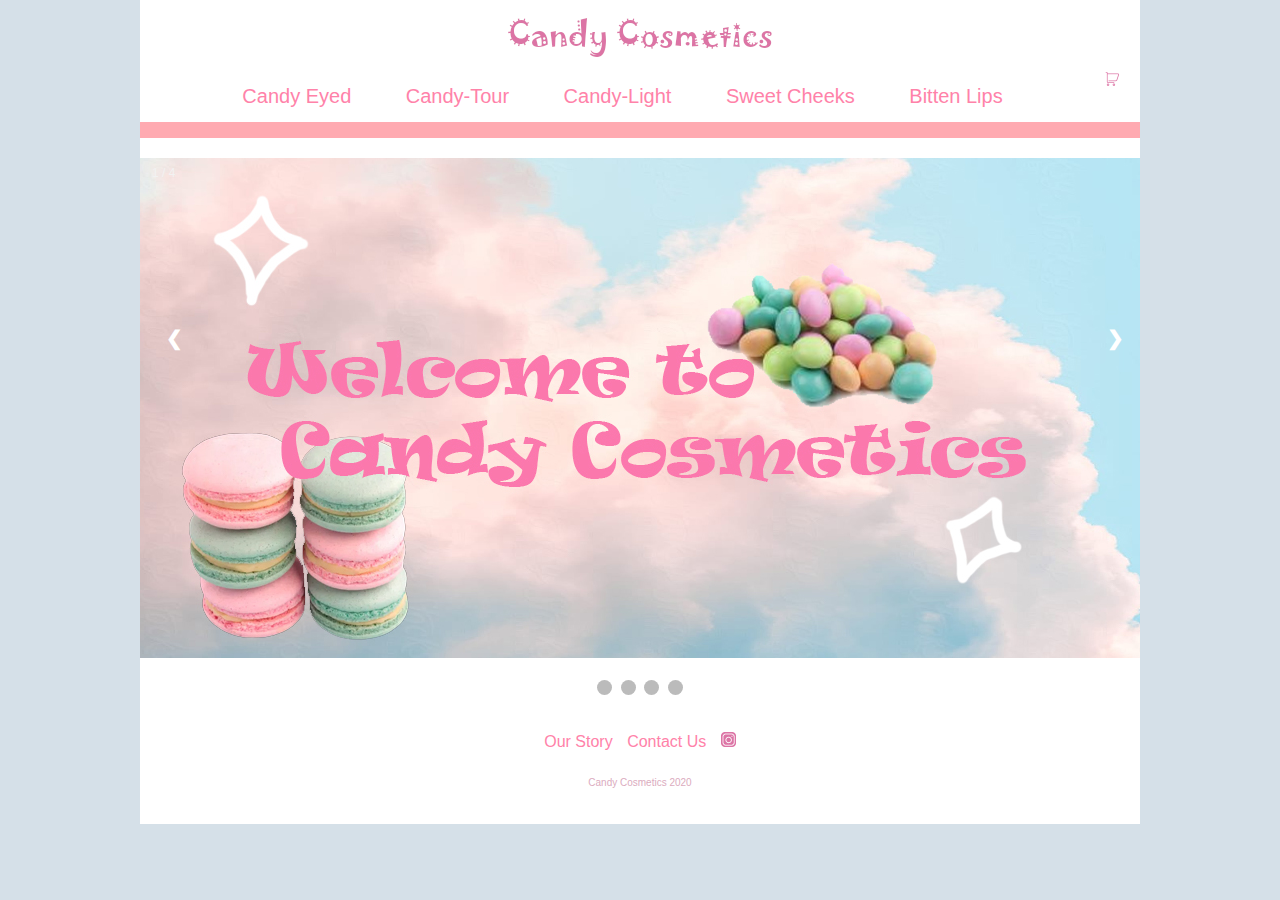
<file: Index.html>
<!DOCTYPE html>

<html lang="en">

<head>

<meta charset="UTF-8">

<title>Candy Cosmetics</title>

<link rel="stylesheet" type="text/css" href="StyleIndex.css">

</head>

<body>

<div class="WebsiteBackground">

<br>

<header>

  <div class="Logo">
    <a href="Index.html"><img id="TopLogo" src="Images/Logo.png" alt="Candy Cosmetics Logo."></a>
  </div>

  <div class="Cart">
    <a href="ShoppingCart.html"><img id="CartLogo" src="Images/Cart.png" alt="Shopping Cart Logo."></a>
  </div>

  <div class="nav">

  <a href="Eyeshadow.html">Candy Eyed</a>
  <a href="Contour.html">Candy-Tour</a>
  <a href="Highlighter.html">Candy-Light</a>
  <a href="Blush.html">Sweet Cheeks</a>
  <a href="Lips.html">Bitten Lips</a>

  </div>

  <div class="Underline">
  </div>

</header>

<div class="content">

  <!-- Slideshow container -->
  <div class="slideshow-container">

    <!-- Full-width images with number and caption text -->
    <div class="mySlides fade">
      <div class="numbertext">1 / 4</div>
      <img src="Images/Homepage/Welcome.jpg" style="width:100%">
    </div>

    <div class="mySlides fade">
      <div class="numbertext">2 / 4</div>
      <img src="Images/Homepage/Welcome2.jpg" style="width:100%">
    </div>

    <div class="mySlides fade">
      <div class="numbertext">3 / 4</div>
      <img src="Images/Homepage/Welcome3.jpg" style="width:100%">
    </div>

    <div class="mySlides fade">
      <div class="numbertext">4 / 4</div>
      <img src="Images/Homepage/Welcome4.jpg" style="width:100%">
    </div>

    <!-- Next and previous buttons -->
    <a class="prev" onclick="plusSlides(-1)">&#10094;</a>
    <a class="next" onclick="plusSlides(1)">&#10095;</a>
  </div>
  <br>

  <!-- The dots/circles -->
  <div style="text-align:center">
    <span class="dot" onclick="currentSlide(1)"></span>
    <span class="dot" onclick="currentSlide(2)"></span>
    <span class="dot" onclick="currentSlide(3)"></span>
    <span class="dot" onclick="currentSlide(4)"></span>
  </div>

<br>

</div>

<footer>
    <a id="Story" href = "OurStory.html">Our Story</a>
    <a id="Contact" href = "mailto: rachel.c.ruskoff@gmail.com">Contact Us</a>
    <a href="https://www.instagram.com/0rachel0_/"><img id="InstaLogo" src="Images/InstagramIcon.png" alt="Instagram Icon."></a>

    <p><summary>Candy Cosmetics 2020</summary></p>
</footer>

</div>

</body>

<script type="text/javascript" src="Script.js"></script>

</html>
</file>
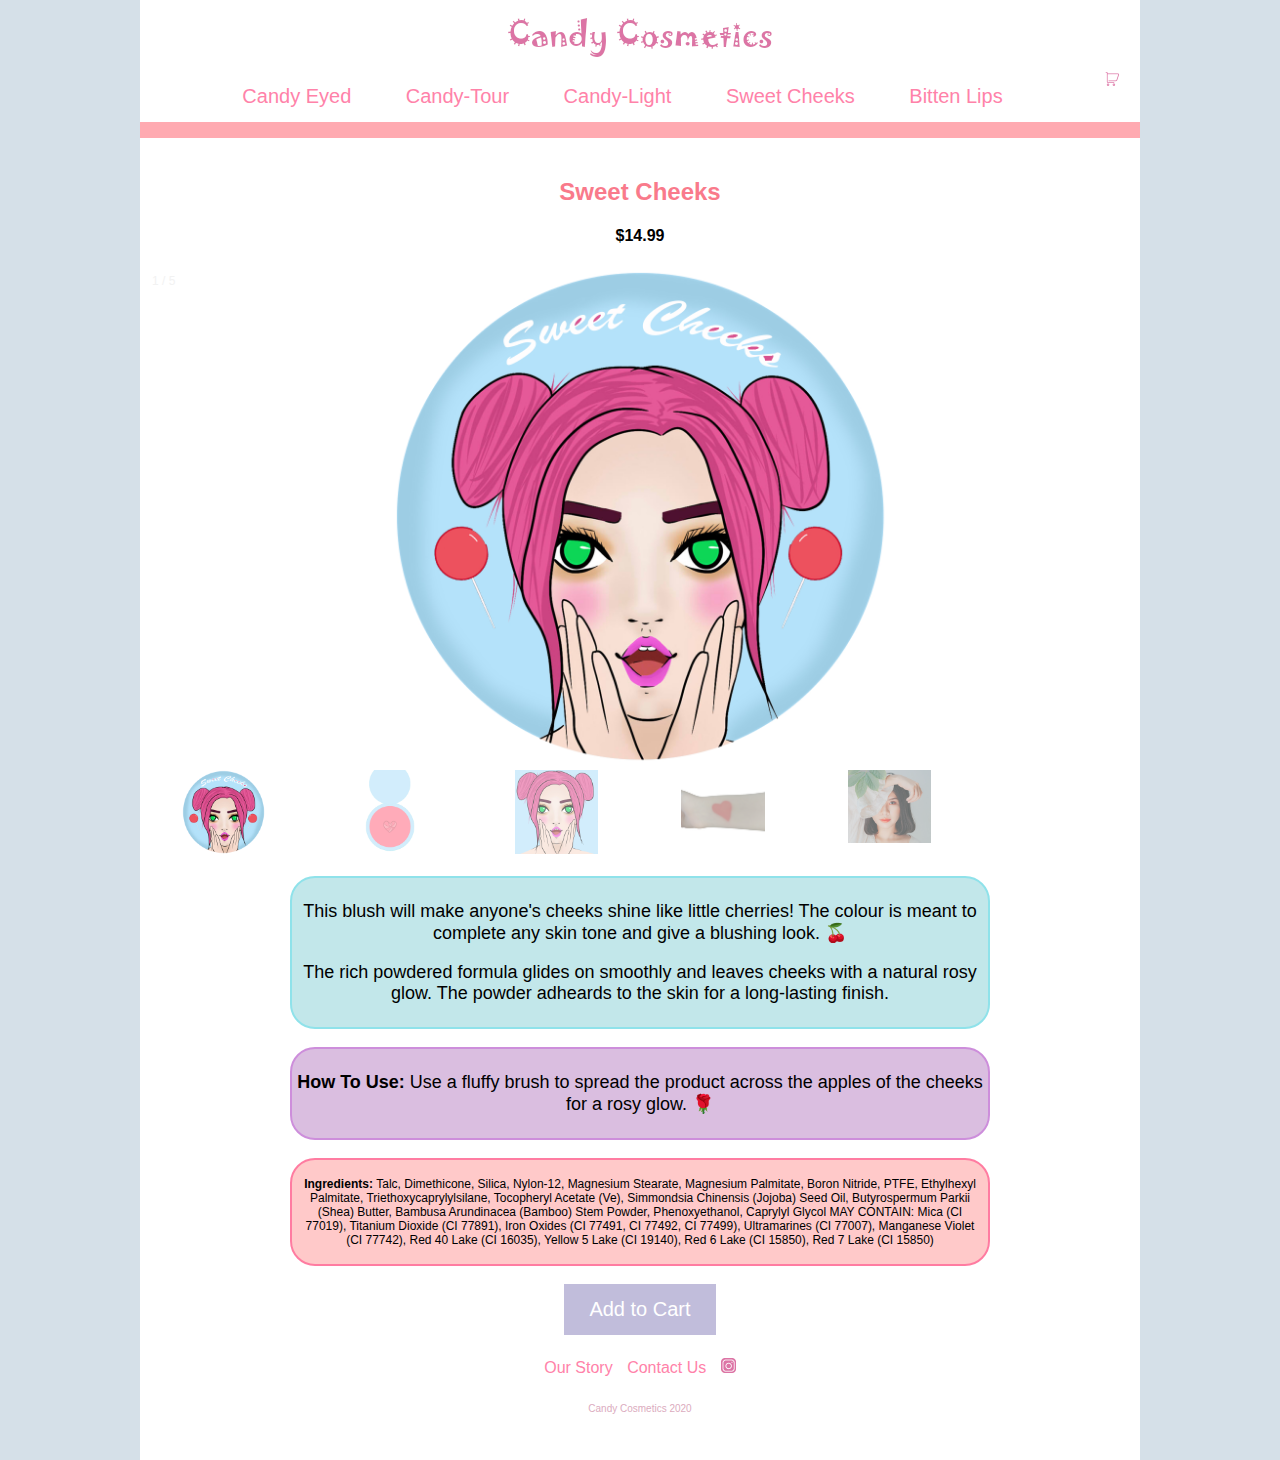
<file: Blush.html>
<!DOCTYPE html>

<html lang="en">

<head>

<meta charset="UTF-8">

<title>Candy Cosmetics</title>

<link rel="stylesheet" type="text/css" href="StyleIndex.css">

</head>

<body>

<div class="WebsiteBackground">

<br>

<header>

  <div class="Logo">
    <a href="Index.html"><img id="TopLogo" src="Images/Logo.png" alt="Candy Cosmetics Logo."></a>
  </div>

  <div class="Cart">
    <a href="ShoppingCart.html"><img id="CartLogo" src="Images/Cart.png" alt="Shopping Cart Logo."></a>
  </div>

  <div class="nav">

  <a href="Eyeshadow.html">Candy Eyed</a>
  <a href="Contour.html">Candy-Tour</a>
  <a href="Highlighter.html">Candy-Light</a>
  <a href="Blush.html">Sweet Cheeks</a>
  <a href="Lips.html">Bitten Lips</a>

  </div>

  <div class="Underline">
  </div>

</header>

 <div class="content">

   <h2>Sweet Cheeks</h2>

   <h4>$14.99</h4>

   <!-- Container for the image gallery -->
   <div class="container">

     <!-- Full-width images with number text -->
     <div class="mySlides">
       <div class="numbertext">1 / 5</div>
         <img src="Images/Blush/Blush 3.jpg" style="width:50%">
     </div>

     <div class="mySlides">
       <div class="numbertext">2 / 5</div>
         <img src="Images/Blush/Blush Colour.jpg" style="width:50%">
     </div>

     <div class="mySlides">
       <div class="numbertext">3 / 5</div>
         <img src="Images/Blush/Blush 2.jpg" style="width:50%">
     </div>

     <div class="mySlides">
       <div class="numbertext">4 / 5</div>
         <img src="Images/Blush/BlushSwatch.jpg" style="width:50%">
     </div>

     <div class="mySlides">
       <div class="numbertext">5 / 5</div>
         <img src="Images/Blush/Blush.jpeg" style="width:50%">
     </div>

     <!-- Next and previous buttons -->
     <a class="prev" onclick="plusSlides(-1)">&#10094;</a>
     <a class="next" onclick="plusSlides(1)">&#10095;</a>


     <!-- Thumbnail images -->
     <div class="row">
       <div class="column">
         <img class="demo cursor" src="Images/Blush/Blush 3.jpg" style="width:50%" onclick="currentSlide(1)" alt="Concept cover of the blush.">
       </div>
       <div class="column">
         <img class="demo cursor" src="Images/Blush/Blush Colour.jpg" style="width:50%" onclick="currentSlide(2)" alt="Concept colour of the blush.">
       </div>
       <div class="column">
         <img class="demo cursor" src="Images/Blush/Blush 2.jpg" style="width:50%" onclick="currentSlide(3)" alt="Artwork of the cover.">
       </div>
       <div class="column">
         <img class="demo cursor" src="Images/Blush/BlushSwatch.jpg" style="width:50%" onclick="currentSlide(4)" alt="Swatch of the blush.">
       </div>
       <div class="column">
         <img class="demo cursor" src="Images/Blush/Blush.jpeg" style="width:50%" onclick="currentSlide(5)" alt="Makeup look.">
       </div>
     </div>
 </div>

 <br>

 <div class="ProductText">

   <p>This blush will make anyone's cheeks shine like little cherries! The colour is meant to complete any skin tone and give a blushing look. &#127826;</p>

   <p>The rich powdered formula glides on smoothly and leaves cheeks with a natural rosy glow. The powder adheards to the skin for a long-lasting finish.</p>

 </div>

 <br>

 <div class="HowToUse">

   <p><span id="How">How To Use: </span>Use a fluffy brush to spread the product across the apples of the cheeks for a rosy glow. &#127801;</p>

 </div>

 <br>

 <div class="Ingredients">

   <p><span id="Ingred">Ingredients: </span>Talc, Dimethicone, Silica, Nylon-12, Magnesium Stearate, Magnesium Palmitate, Boron Nitride, PTFE, Ethylhexyl Palmitate, Triethoxycaprylylsilane, Tocopheryl Acetate (Ve), Simmondsia Chinensis (Jojoba) Seed Oil, Butyrospermum Parkii (Shea) Butter, Bambusa Arundinacea (Bamboo) Stem Powder, Phenoxyethanol, Caprylyl Glycol MAY CONTAIN: Mica (CI 77019), Titanium Dioxide (CI 77891), Iron Oxides (CI 77491, CI 77492, CI 77499), Ultramarines (CI 77007), Manganese Violet (CI 77742), Red 40 Lake (CI 16035), Yellow 5 Lake (CI 19140), Red 6 Lake (CI 15850), Red 7 Lake (CI 15850)</p>

 </div>

<br>

 <a class="AddToCart" href="ShoppingCart.html">Add to Cart</a>

 <br>
 <br>

 <footer>
     <a id="Story" href = "OurStory.html">Our Story</a>
     <a id="Contact" href = "mailto: rachel.c.ruskoff@gmail.com">Contact Us</a>
     <a href="https://www.instagram.com/0rachel0_/"><img id="InstaLogo" src="Images/InstagramIcon.png" alt="Instagram Icon."></a>

     <p><summary>Candy Cosmetics 2020</summary></p>
 </footer>

</div>

</body>

<script type="text/javascript" src="Script.js"></script>

</html>
</file>
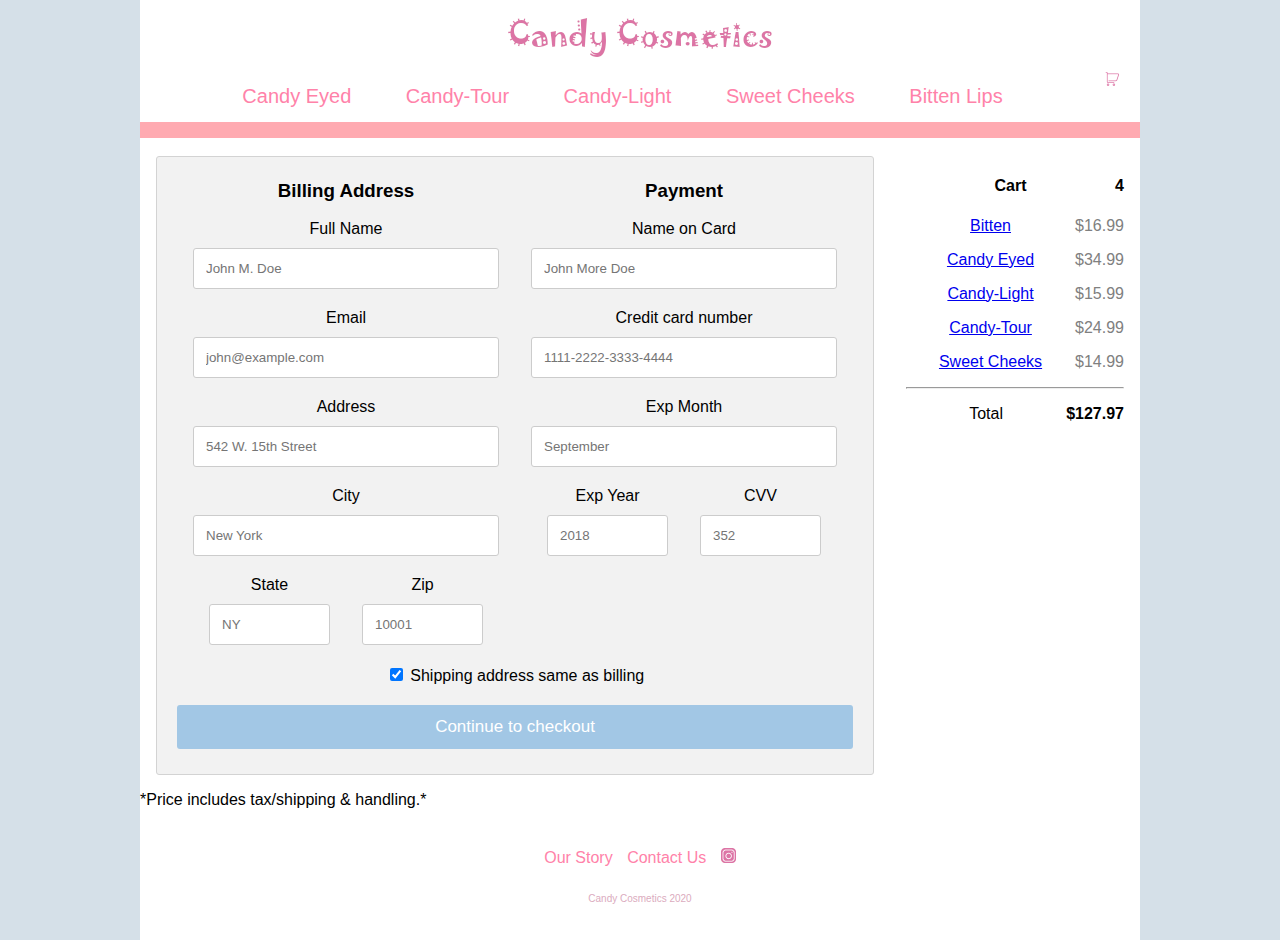
<file: Checkout.html>
<!DOCTYPE html>

<html lang="en">

<head>

<meta charset="UTF-8">

<title>Candy Cosmetics</title>

<link rel="stylesheet" type="text/css" href="StyleIndex.css">

</head>

<body>

<div class="WebsiteBackground">

<br>

<header>

  <div class="Logo">
    <a href="Index.html"><img id="TopLogo" src="Images/Logo.png" alt="Candy Cosmetics Logo."></a>
  </div>

  <div class="Cart">
    <a href="ShoppingCart.html"><img id="CartLogo" src="Images/Cart.png" alt="Shopping Cart Logo."></a>
  </div>

  <div class="nav">

  <a href="Eyeshadow.html">Candy Eyed</a>
  <a href="Contour.html">Candy-Tour</a>
  <a href="Highlighter.html">Candy-Light</a>
  <a href="Blush.html">Sweet Cheeks</a>
  <a href="Lips.html">Bitten Lips</a>

  </div>

  <div class="Underline">
  </div>

</header>

<br>

<div class="row">
  <div class="col-75">
    <div class="checkoutcontainer">
      <form action="Order.html">

        <div class="row">
          <div class="col-50">
            <h3>Billing Address</h3>
            <label for="fname"><i class="fa fa-user"></i> Full Name</label>
            <input type="text" id="fname" name="firstname" placeholder="John M. Doe">
            <label for="email"><i class="fa fa-envelope"></i> Email</label>
            <input type="text" id="email" name="email" placeholder="john@example.com">
            <label for="adr"><i class="fa fa-address-card-o"></i> Address</label>
            <input type="text" id="adr" name="address" placeholder="542 W. 15th Street">
            <label for="city"><i class="fa fa-institution"></i> City</label>
            <input type="text" id="city" name="city" placeholder="New York">

            <div class="row">
              <div class="col-50">
                <label for="state">State</label>
                <input type="text" id="state" name="state" placeholder="NY">
              </div>
              <div class="col-50">
                <label for="zip">Zip</label>
                <input type="text" id="zip" name="zip" placeholder="10001">
              </div>
            </div>
          </div>

          <div class="col-50">
            <h3>Payment</h3>
            <label for="cname">Name on Card</label>
            <input type="text" id="cname" name="cardname" placeholder="John More Doe">
            <label for="ccnum">Credit card number</label>
            <input type="text" id="ccnum" name="cardnumber" placeholder="1111-2222-3333-4444">
            <label for="expmonth">Exp Month</label>
            <input type="text" id="expmonth" name="expmonth" placeholder="September">

            <div class="row">
              <div class="col-50">
                <label for="expyear">Exp Year</label>
                <input type="text" id="expyear" name="expyear" placeholder="2018">
              </div>
              <div class="col-50">
                <label for="cvv">CVV</label>
                <input type="text" id="cvv" name="cvv" placeholder="352">
              </div>
            </div>
          </div>

        </div>
        <label>
          <input type="checkbox" checked="checked" name="sameadr"> Shipping address same as billing
        </label>
        <input type="submit" value="Continue to checkout" class="btn">
      </form>
    </div>
  </div>

  <div class="col-25">
    <div class="container">
      <h4>Cart
        <span class="price" style="color:black">
          <i class="fa fa-shopping-cart"></i>
          <b>4</b>
        </span>
      </h4>
      <p><a href="Lips.html">Bitten</a> <span class="price">$16.99</span></p>
      <p><a href="Eyeshadow.html">Candy Eyed</a> <span class="price">$34.99</span></p>
      <p><a href="Highlighter.html">Candy-Light</a> <span class="price">$15.99</span></p>
      <p><a href="Contour.html">Candy-Tour</a> <span class="price">$24.99</span></p>
      <p><a href="Blush.html">Sweet Cheeks</a> <span class="price">$14.99</span></p>
      <hr>
      <p>Total <span class="price" style="color:black"><b>$127.97</b></span></p>
    </div>
  </div>
  <p>*Price includes tax/shipping & handling.*</p>
</div>

<br>

<footer>
    <a id="Story" href = "OurStory.html">Our Story</a>
    <a id="Contact" href = "mailto: rachel.c.ruskoff@gmail.com">Contact Us</a>
    <a href="https://www.instagram.com/0rachel0_/"><img id="InstaLogo" src="Images/InstagramIcon.png" alt="Instagram Icon."></a>

    <p><summary>Candy Cosmetics 2020</summary></p>
</footer>

</div>

</body>

<script type="text/javascript" src="Script.js"></script>

</html>
</file>
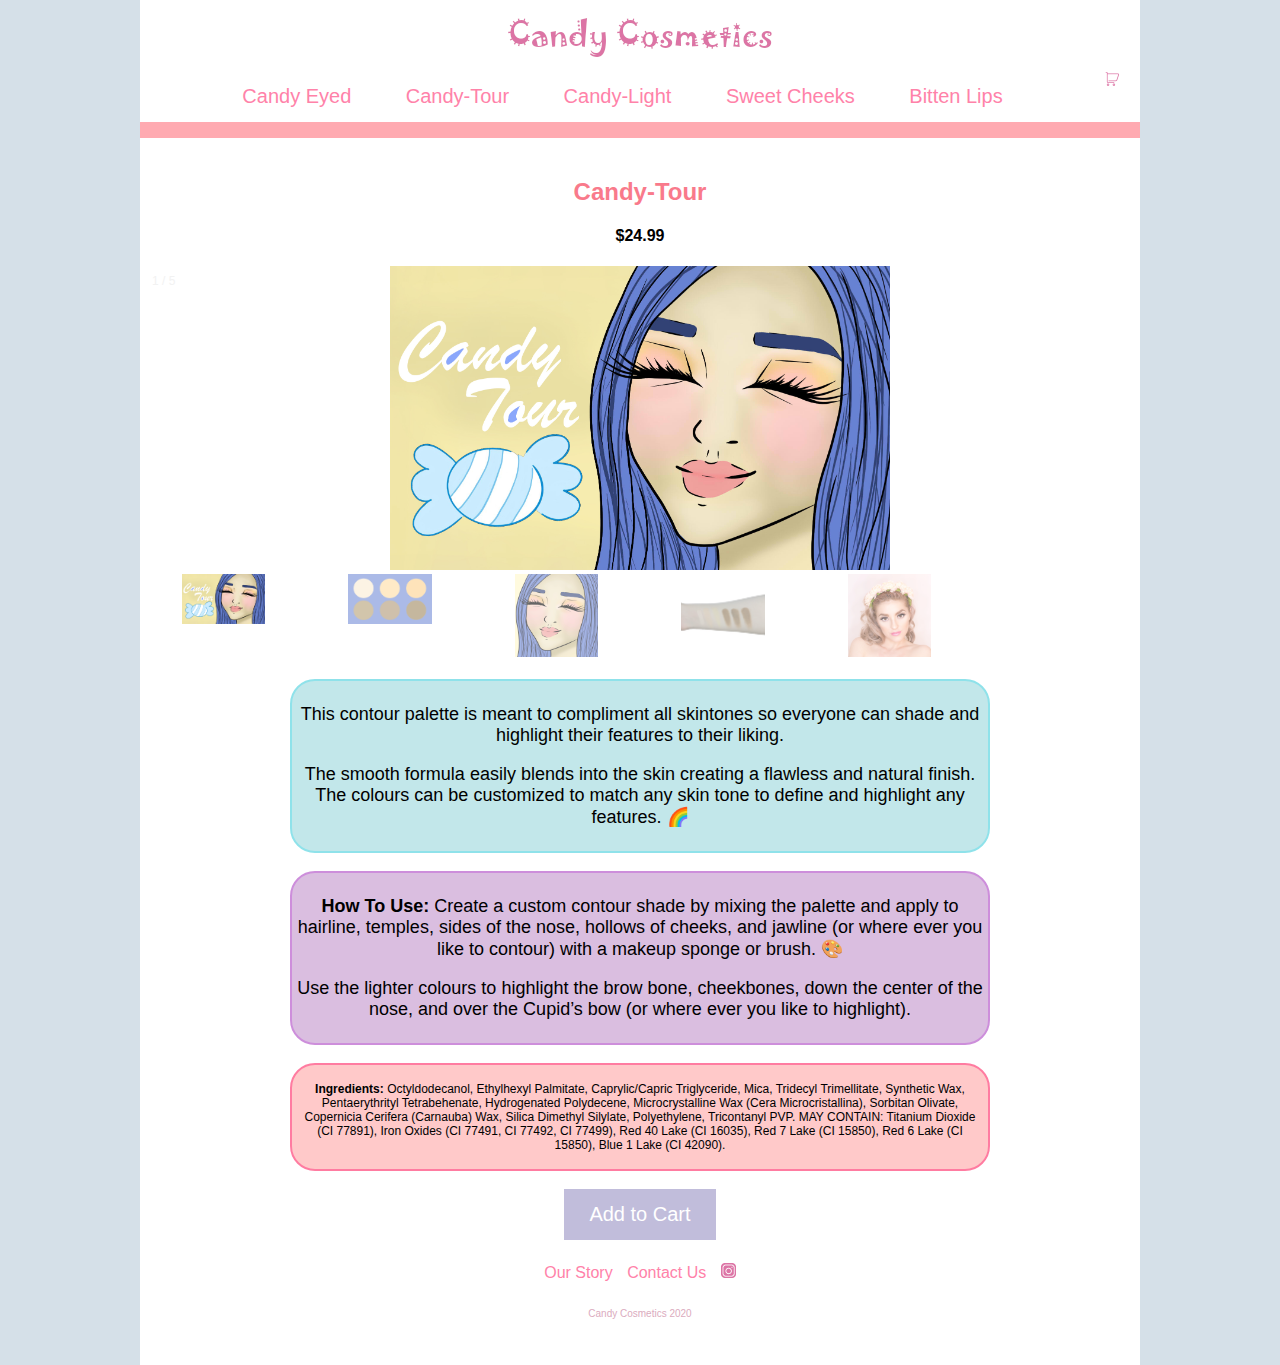
<file: Contour.html>
<!DOCTYPE html>

<html lang="en">

<head>

<meta charset="UTF-8">

<title>Candy Cosmetics</title>

<link rel="stylesheet" type="text/css" href="StyleIndex.css">

</head>

<body>

<div class="WebsiteBackground">

<br>

<header>

  <div class="Logo">
    <a href="Index.html"><img id="TopLogo" src="Images/Logo.png" alt="Candy Cosmetics Logo."></a>
  </div>

  <div class="Cart">
    <a href="ShoppingCart.html"><img id="CartLogo" src="Images/Cart.png" alt="Shopping Cart Logo."></a>
  </div>

  <div class="nav">

  <a href="Eyeshadow.html">Candy Eyed</a>
  <a href="Contour.html">Candy-Tour</a>
  <a href="Highlighter.html">Candy-Light</a>
  <a href="Blush.html">Sweet Cheeks</a>
  <a href="Lips.html">Bitten Lips</a>

  </div>

  <div class="Underline">
  </div>

</header>

 <div class="content">

   <h2>Candy-Tour</h2>
   <h4>$24.99</h4>

<!-- Container for the image gallery -->
<div class="container">

  <!-- Full-width images with number text -->
  <div class="mySlides">
    <div class="numbertext">1 / 5</div>
      <img src="Images/Contour/Candy Tour 2.jpg" style="width:50%">
  </div>

  <div class="mySlides">
    <div class="numbertext">2 / 5</div>
      <img src="Images/Contour/Contour Shades 2.jpg" style="width:50%">
  </div>

  <div class="mySlides">
    <div class="numbertext">3 / 5</div>
      <img src="Images/Contour/Contour 1.jpg" style="width:50%">
  </div>

  <div class="mySlides">
    <div class="numbertext">4 / 5</div>
      <img src="Images/Contour/ContourSwatches.jpg" style="width:50%">
  </div>

  <div class="mySlides">
    <div class="numbertext">5 / 5</div>
      <img src="Images/Contour/Contour.jpeg" style="width:50%">
  </div>

  <!-- Next and previous buttons -->
  <a class="prev" onclick="plusSlides(-1)">&#10094;</a>
  <a class="next" onclick="plusSlides(1)">&#10095;</a>


  <!-- Thumbnail images -->
  <div class="row">
    <div class="column">
      <img class="demo cursor" src="Images/Contour/Candy Tour 2.jpg" style="width:50%" onclick="currentSlide(1)" alt="Concept cover of the contour.">
    </div>
    <div class="column">
      <img class="demo cursor" src="Images/Contour/Contour Shades 2.jpg" style="width:50%" onclick="currentSlide(2)" alt="Concept colours of the contour shades.">
    </div>
    <div class="column">
      <img class="demo cursor" src="Images/Contour/Contour 1.jpg" style="width:50%" onclick="currentSlide(3)" alt="Artwork of the cover.">
    </div>
    <div class="column">
      <img class="demo cursor" src="Images/Contour/ContourSwatches.jpg" style="width:50%" onclick="currentSlide(4)" alt="Swatches of the contour shades.">
    </div>
    <div class="column">
      <img class="demo cursor" src="Images/Contour/Contour.jpeg" style="width:50%" onclick="currentSlide(5)" alt="Makeup look.">
    </div>
  </div>
</div>

<br>

<div class="ProductText">

  <p>This contour palette is meant to compliment all skintones so everyone can shade and highlight their features to their liking.</p>

  <p>The smooth formula easily blends into the skin creating a flawless and natural finish. The colours can be customized to match any skin tone to define and highlight any features. &#127752;</p>

</div>

<br>

<div class="HowToUse">

  <p><span id="How">How To Use: </span>Create a custom contour shade by mixing the palette and apply to hairline, temples, sides of the nose, hollows of cheeks, and jawline (or where ever you like to contour) with a makeup sponge or brush. &#127912;</p>
  <p>Use the lighter colours to highlight the brow bone, cheekbones, down the center of the nose, and over the Cupid’s bow (or where ever you like to highlight).</p>

</div>

<br>

<div class="Ingredients">

  <p><span id="Ingred">Ingredients: </span>Octyldodecanol, Ethylhexyl Palmitate, Caprylic/Capric Triglyceride, Mica, Tridecyl Trimellitate, Synthetic Wax, Pentaerythrityl Tetrabehenate, Hydrogenated Polydecene, Microcrystalline Wax (Cera Microcristallina), Sorbitan Olivate, Copernicia Cerifera (Carnauba) Wax, Silica Dimethyl Silylate, Polyethylene, Tricontanyl PVP.
MAY CONTAIN: Titanium Dioxide (CI 77891), Iron Oxides (CI 77491, CI 77492, CI 77499), Red 40 Lake (CI 16035), Red 7 Lake (CI 15850), Red 6 Lake (CI 15850), Blue 1 Lake (CI 42090).</p>

</div>

<br>

<a class="AddToCart" href="ShoppingCart.html">Add to Cart</a>

<br>
<br>

 <footer>
     <a id="Story" href = "OurStory.html">Our Story</a>
     <a id="Contact" href = "mailto: rachel.c.ruskoff@gmail.com">Contact Us</a>
     <a href="https://www.instagram.com/0rachel0_/"><img id="InstaLogo" src="Images/InstagramIcon.png" alt="Instagram Icon."></a>

     <p><summary>Candy Cosmetics 2020</summary></p>
 </footer>

</div>

</body>

<script type="text/javascript" src="Script.js"></script>

</html>
</file>
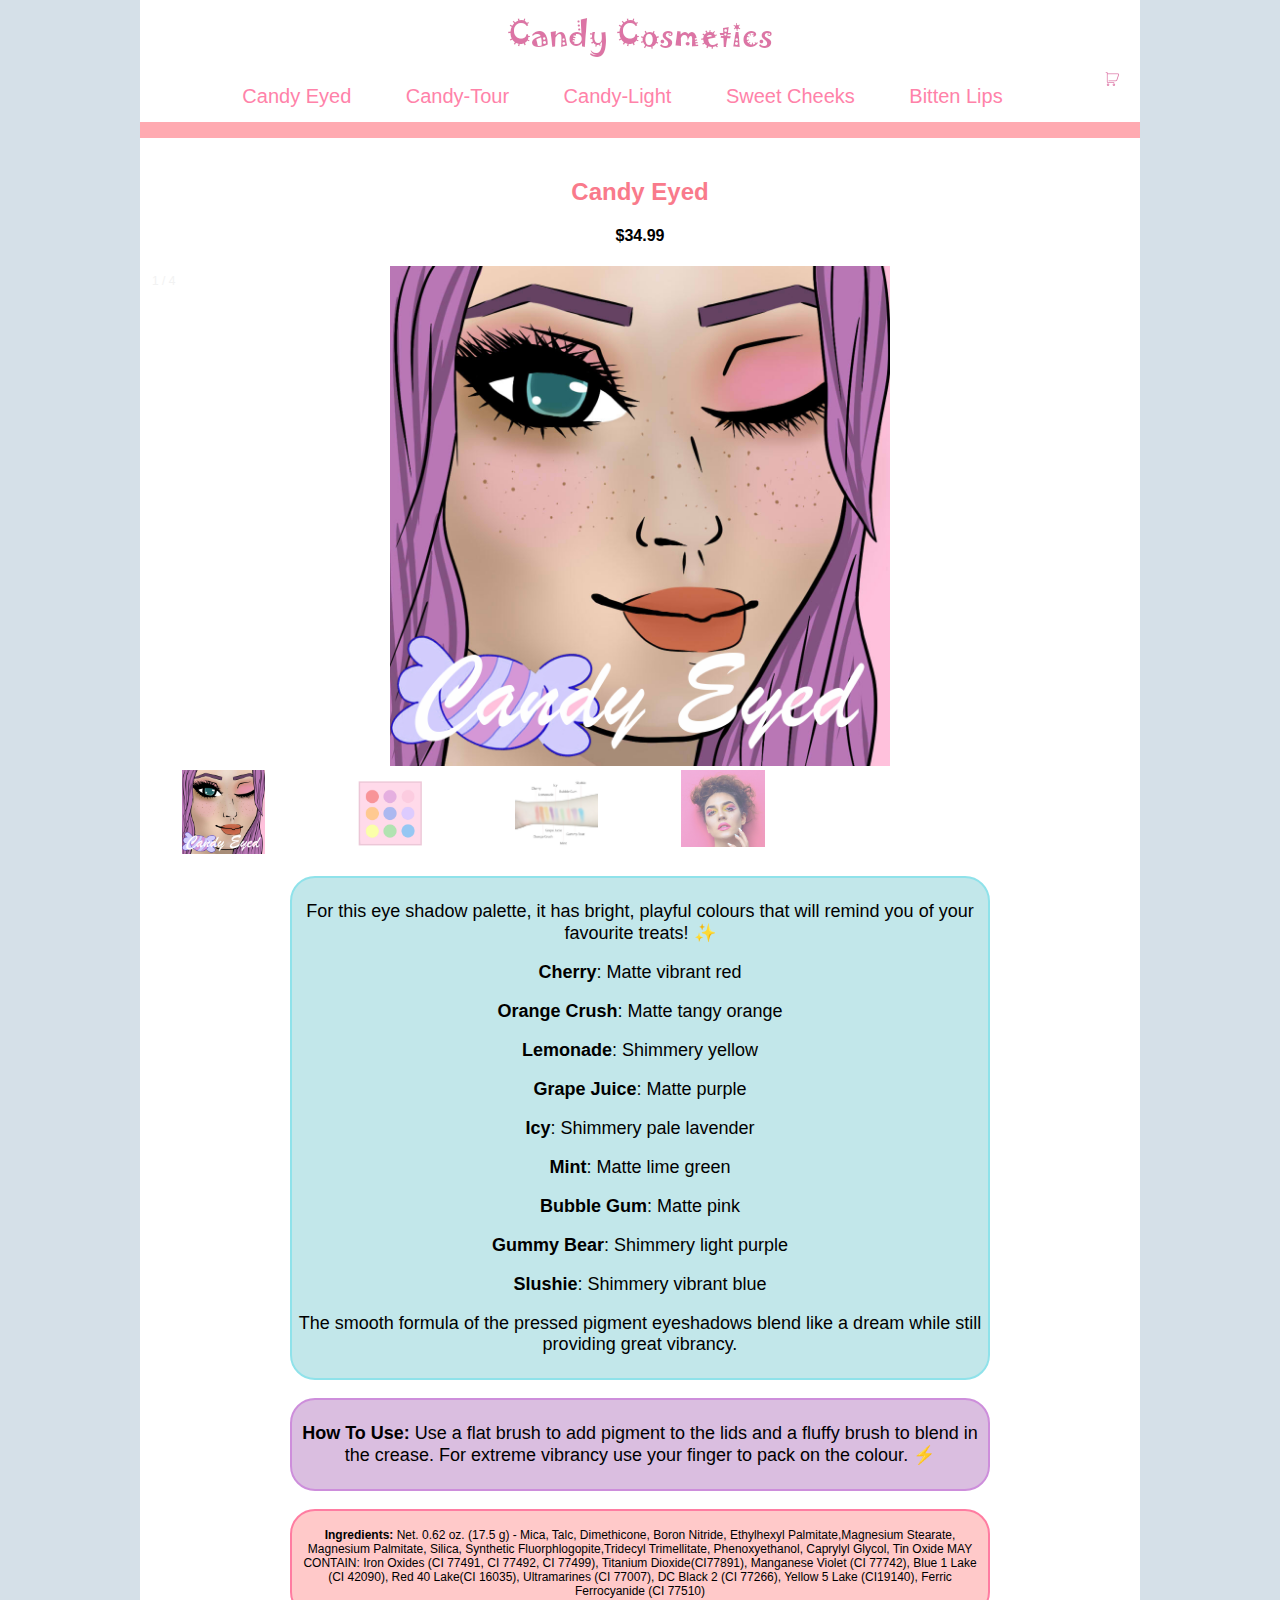
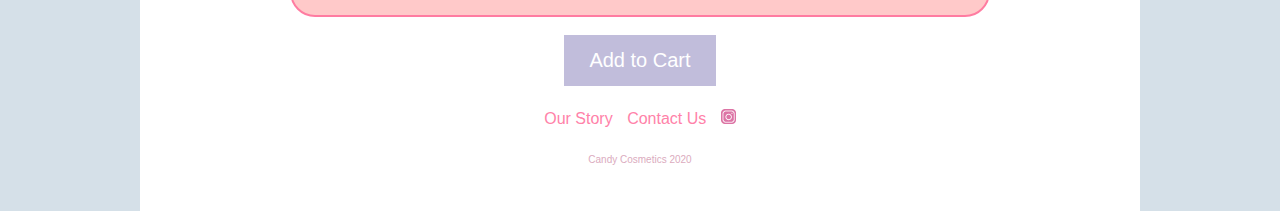
<file: Eyeshadow.html>
<!DOCTYPE html>

<html lang="en">

<head>

<meta charset="UTF-8">

<title>Candy Cosmetics</title>

<link rel="stylesheet" type="text/css" href="StyleIndex.css">

</head>

<body>

<div class="WebsiteBackground">

<br>

<header>

  <div class="Logo">
    <a href="Index.html"><img id="TopLogo" src="Images/Logo.png" alt="Candy Cosmetics Logo."></a>
  </div>

  <div class="Cart">
    <a href="ShoppingCart.html"><img id="CartLogo" src="Images/Cart.png" alt="Shopping Cart Logo."></a>
  </div>

  <div class="nav">

  <a href="Eyeshadow.html">Candy Eyed</a>
  <a href="Contour.html">Candy-Tour</a>
  <a href="Highlighter.html">Candy-Light</a>
  <a href="Blush.html">Sweet Cheeks</a>
  <a href="Lips.html">Bitten Lips</a>

  </div>

  <div class="Underline">
  </div>

</header>

<div class="content">

  <h2>Candy Eyed</h2>
  <h4>$34.99</h4>

<!-- Container for the image gallery -->
<div class="container">

 <!-- Full-width images with number text -->
 <div class="mySlides">
   <div class="numbertext">1 / 4</div>
     <img src="Images/Eyes/Eyes 2.jpg" style="width:50%">
 </div>

 <div class="mySlides">
   <div class="numbertext">2 / 4</div>
     <img src="Images/Eyes/Eye Shadow Palette Shades.png" style="width:50%">
 </div>

 <div class="mySlides">
   <div class="numbertext">3 / 4</div>
     <img src="Images/Eyes/Eye Shadow Swatches.jpg" style="width:50%">
 </div>

 <div class="mySlides">
   <div class="numbertext">4 / 4</div>
     <img src="Images/Eyes/Eyeshadow.jpeg" style="width:50%">
 </div>

 <!-- Next and previous buttons -->
 <a class="prev" onclick="plusSlides(-1)">&#10094;</a>
 <a class="next" onclick="plusSlides(1)">&#10095;</a>


 <!-- Thumbnail images -->
 <div class="row">
   <div class="column">
     <img class="demo cursor" src="Images/Eyes/Eyes 2.jpg" style="width:50%" onclick="currentSlide(1)" alt="Concept cover of the palette.">
   </div>
   <div class="column">
     <img class="demo cursor" src="Images/Eyes/Eye Shadow Palette Shades.png" style="width:50%" onclick="currentSlide(2)" alt="Concept colours of the palette.">
   </div>
   <div class="column">
     <img class="demo cursor" src="Images/Eyes/Eye Shadow Swatches.jpg" style="width:50%" onclick="currentSlide(3)" alt="Swatches of the eye shadow.">
   </div>
   <div class="column">
     <img class="demo cursor" src="Images/Eyes/Eyeshadow.jpeg" style="width:50%" onclick="currentSlide(4)" alt="Makeup look.">
   </div>
 </div>
</div>

<br>

<div class="ProductText">

  <p>For this eye shadow palette, it has bright, playful colours that will remind you of your favourite treats! &#10024;</p>

  <p><span id="Shades">Cherry</span>: Matte vibrant red</p>
  <p><span id="Shades">Orange Crush</span>: Matte tangy orange</p>
  <p><span id="Shades">Lemonade</span>: Shimmery yellow
  <p><span id="Shades">Grape Juice</span>: Matte purple
  <p><span id="Shades">Icy</span>: Shimmery pale lavender</p>
  <p><span id="Shades">Mint</span>: Matte lime green</p>
  <p><span id="Shades">Bubble Gum</span>: Matte pink</p>
  <p><span id="Shades">Gummy Bear</span>: Shimmery light purple</p>
  <p><span id="Shades">Slushie</span>: Shimmery vibrant blue</p>

  <p>The smooth formula of the pressed pigment eyeshadows blend like a dream while still providing great vibrancy.</p>

</div>

<br>

<div class="HowToUse">

  <p><span id="How">How To Use: </span>Use a flat brush to add pigment to the lids and a fluffy brush to blend in the crease. For extreme vibrancy use your finger to pack on the colour. &#9889;</p>

</div>

<br>

<div class="Ingredients">

  <p><span id="Ingred">Ingredients: </span>Net. 0.62 oz. (17.5 g) - Mica, Talc, Dimethicone, Boron Nitride, Ethylhexyl Palmitate,Magnesium Stearate, Magnesium Palmitate, Silica, Synthetic Fluorphlogopite,Tridecyl Trimellitate, Phenoxyethanol, Caprylyl Glycol, Tin Oxide MAY CONTAIN: Iron Oxides (CI 77491, CI 77492, CI 77499), Titanium Dioxide(CI77891), Manganese Violet (CI 77742), Blue 1 Lake (CI 42090), Red 40 Lake(CI 16035), Ultramarines (CI 77007), DC Black 2 (CI 77266), Yellow 5 Lake (CI19140), Ferric Ferrocyanide (CI 77510)</p>

</div>

<br>

<a class="AddToCart" href="ShoppingCart.html">Add to Cart</a>

<br>
<br>

 <footer>
     <a id="Story" href = "OurStory.html">Our Story</a>
     <a id="Contact" href = "mailto: rachel.c.ruskoff@gmail.com">Contact Us</a>
     <a href="https://www.instagram.com/0rachel0_/"><img id="InstaLogo" src="Images/InstagramIcon.png" alt="Instagram Icon."></a>

     <p><summary>Candy Cosmetics 2020</summary></p>
 </footer>

</div>

</body>

<script type="text/javascript" src="Script.js"></script>

</html>
</file>
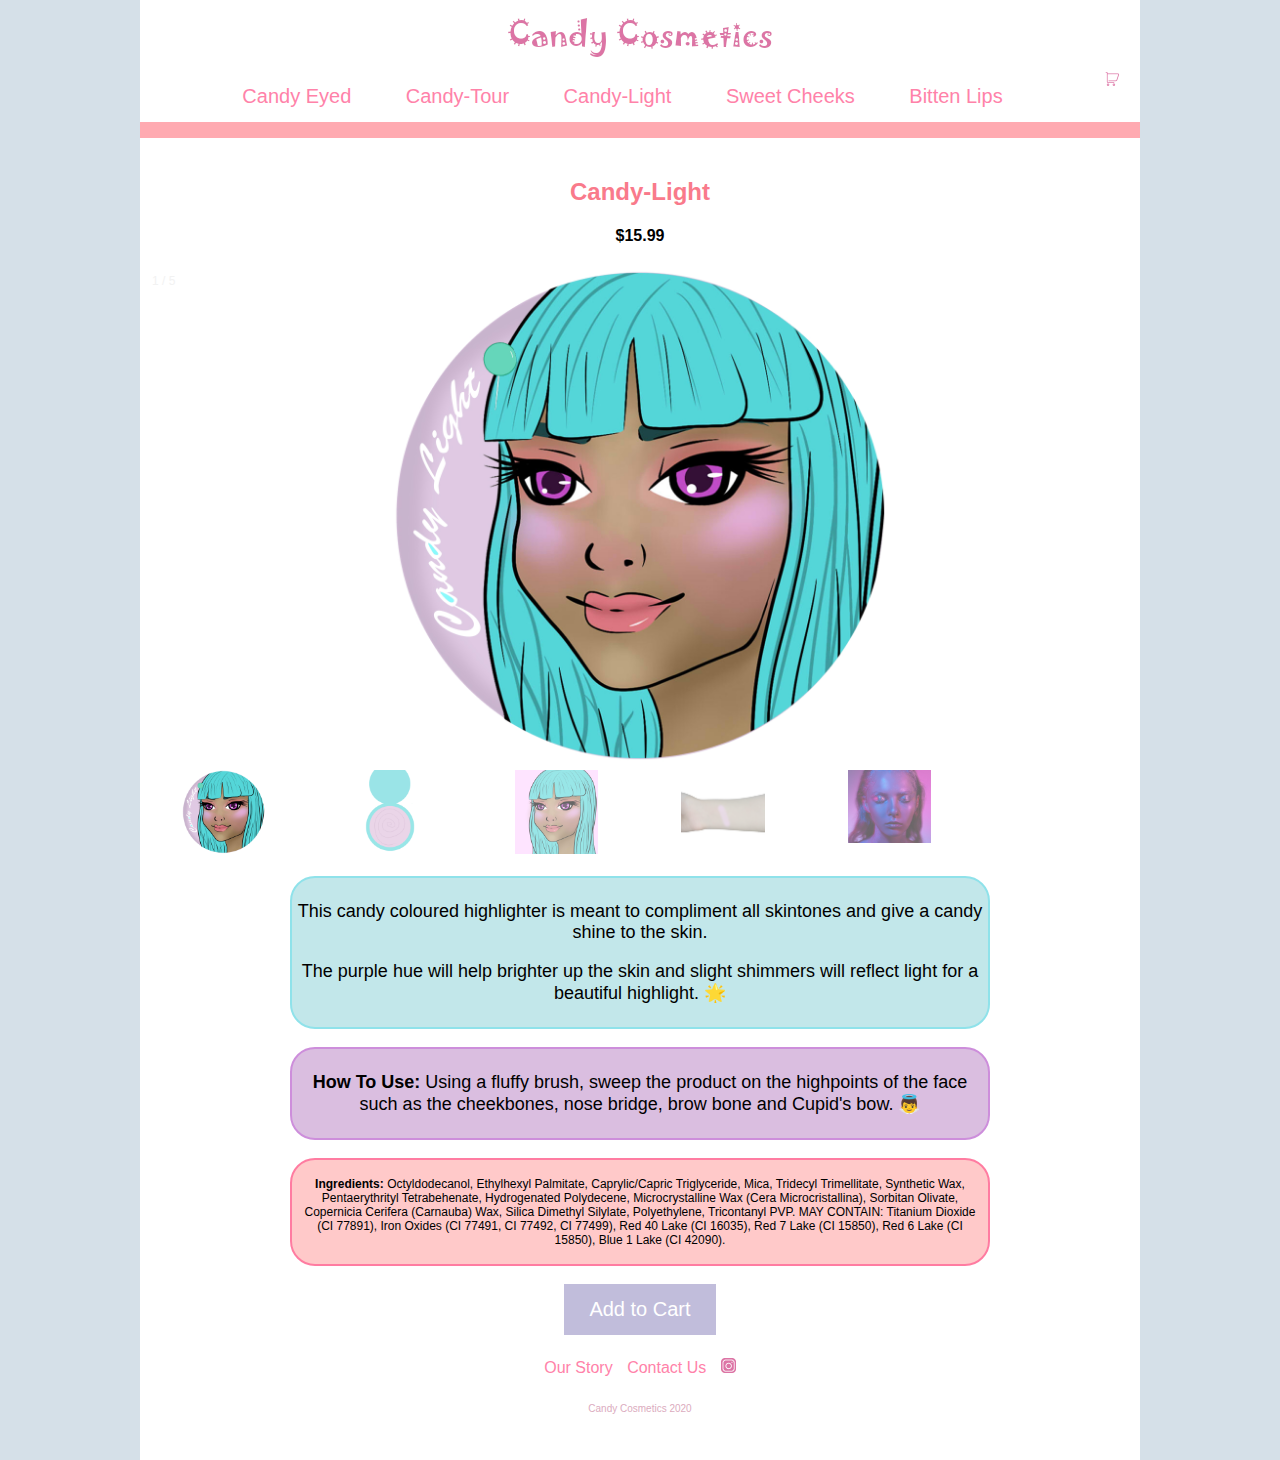
<file: Highlighter.html>
<!DOCTYPE html>

<html lang="en">

<head>

<meta charset="UTF-8">

<title>Candy Cosmetics</title>

<link rel="stylesheet" type="text/css" href="StyleIndex.css">

</head>

<body>

<div class="WebsiteBackground">

<br>

<header>

  <div class="Logo">
    <a href="Index.html"><img id="TopLogo" src="Images/Logo.png" alt="Candy Cosmetics Logo."></a>
  </div>

  <div class="Cart">
    <a href="ShoppingCart.html"><img id="CartLogo" src="Images/Cart.png" alt="Shopping Cart Logo."></a>
  </div>

  <div class="nav">

  <a href="Eyeshadow.html">Candy Eyed</a>
  <a href="Contour.html">Candy-Tour</a>
  <a href="Highlighter.html">Candy-Light</a>
  <a href="Blush.html">Sweet Cheeks</a>
  <a href="Lips.html">Bitten Lips</a>

  </div>

  <div class="Underline">
  </div>

</header>

<div class="content">

  <h2>Candy-Light</h2>
  <h4>$15.99</h4>

<!-- Container for the image gallery -->
<div class="container">

 <!-- Full-width images with number text -->
 <div class="mySlides">
   <div class="numbertext">1 / 5</div>
     <img src="Images/Highlight/Candy Light 2.jpg" style="width:50%">
 </div>

 <div class="mySlides">
   <div class="numbertext">2 / 5</div>
     <img src="Images/Highlight/Highlighter Colour 2.jpg" style="width:50%">
 </div>

 <div class="mySlides">
   <div class="numbertext">3 / 5</div>
     <img src="Images/Highlight/Highlight 1.jpg" style="width:50%">
 </div>

 <div class="mySlides">
   <div class="numbertext">4 / 5</div>
     <img src="Images/Highlight/HighlightSwatch.jpg" style="width:50%">
 </div>

 <div class="mySlides">
   <div class="numbertext">5 / 5</div>
     <img src="Images/Highlight/Highlighter.jpeg" style="width:50%">
 </div>

 <!-- Next and previous buttons -->
 <a class="prev" onclick="plusSlides(-1)">&#10094;</a>
 <a class="next" onclick="plusSlides(1)">&#10095;</a>


 <!-- Thumbnail images -->
 <div class="row">
   <div class="column">
     <img class="demo cursor" src="Images/Highlight/Candy Light 2.jpg" style="width:50%" onclick="currentSlide(1)" alt="Concept cover of the highlighter.">
   </div>
   <div class="column">
     <img class="demo cursor" src="Images/Highlight/Highlighter Colour 2.jpg" style="width:50%" onclick="currentSlide(2)" alt="Concept colour of the highlighter.">
   </div>
   <div class="column">
     <img class="demo cursor" src="Images/Highlight/Highlight 1.jpg" style="width:50%" onclick="currentSlide(3)" alt="Artwork of the cover.">
   </div>
   <div class="column">
     <img class="demo cursor" src="Images/Highlight/HighlightSwatch.jpg" style="width:50%" onclick="currentSlide(4)" alt="Swatch of the highlight colour.">
   </div>
   <div class="column">
     <img class="demo cursor" src="Images/Highlight/Highlighter.jpeg" style="width:50%" onclick="currentSlide(5)" alt="Makeup look.">
   </div>
 </div>
</div>

<br>

<div class="ProductText">

  <p>This candy coloured highlighter is meant to compliment all skintones and give a candy shine to the skin.</p>

  <p>The purple hue will help brighter up the skin and slight shimmers will reflect light for a beautiful highlight. &#127775;</p>

</div>

<br>

<div class="HowToUse">

  <p><span id="How">How To Use: </span>Using a fluffy brush, sweep the product on the highpoints of the face such as the cheekbones, nose bridge, brow bone and Cupid's bow. &#128124;</p>

</div>

<br>

<div class="Ingredients">

  <p><span id="Ingred">Ingredients: </span>Octyldodecanol, Ethylhexyl Palmitate, Caprylic/Capric Triglyceride, Mica, Tridecyl Trimellitate, Synthetic Wax, Pentaerythrityl Tetrabehenate, Hydrogenated Polydecene, Microcrystalline Wax (Cera Microcristallina), Sorbitan Olivate, Copernicia Cerifera (Carnauba) Wax, Silica Dimethyl Silylate, Polyethylene, Tricontanyl PVP.
MAY CONTAIN: Titanium Dioxide (CI 77891), Iron Oxides (CI 77491, CI 77492, CI 77499), Red 40 Lake (CI 16035), Red 7 Lake (CI 15850), Red 6 Lake (CI 15850), Blue 1 Lake (CI 42090).</p>

</div>

<br>

<a class="AddToCart" href="ShoppingCart.html">Add to Cart</a>

<br>
<br>

 <footer>
     <a id="Story" href = "OurStory.html">Our Story</a>
     <a id="Contact" href = "mailto: rachel.c.ruskoff@gmail.com">Contact Us</a>
     <a href="https://www.instagram.com/0rachel0_/"><img id="InstaLogo" src="Images/InstagramIcon.png" alt="Instagram Icon."></a>

     <p><summary>Candy Cosmetics 2020</summary></p>
 </footer>

</div>

</body>

<script type="text/javascript" src="Script.js"></script>

</html>
</file>
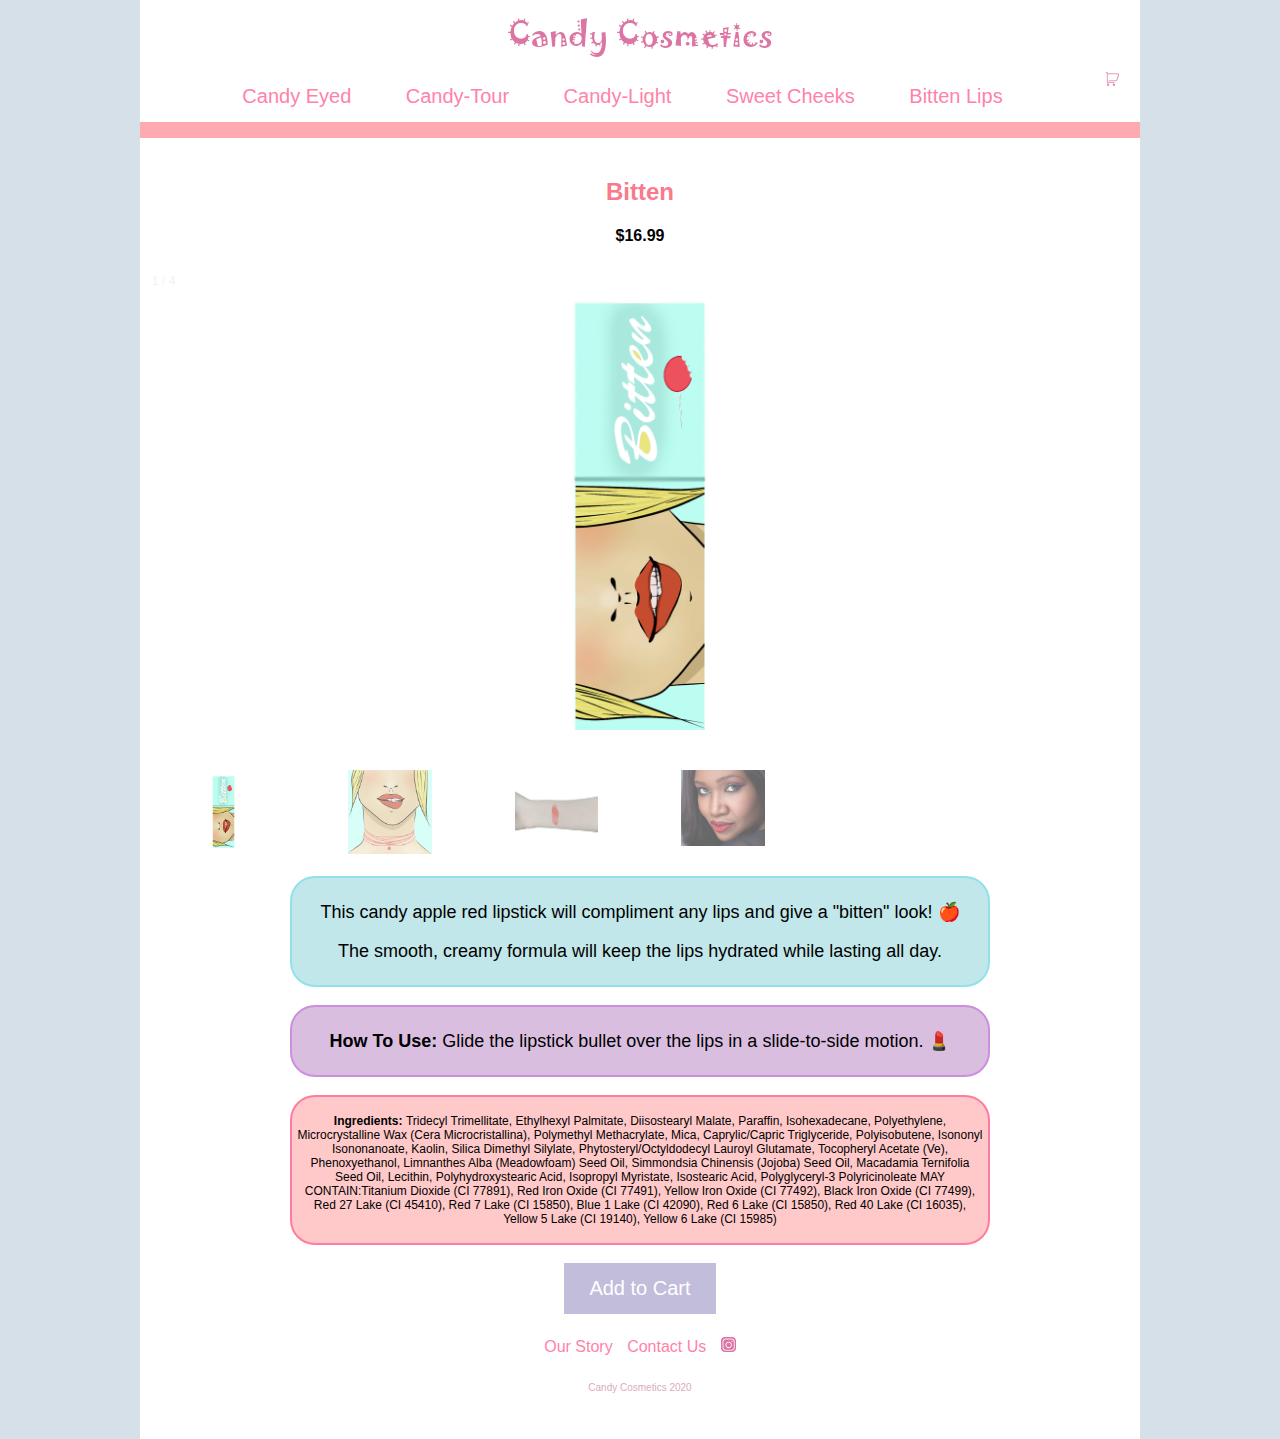
<file: Lips.html>
<!DOCTYPE html>

<html lang="en">

<head>

<meta charset="UTF-8">

<title>Candy Cosmetics</title>

<link rel="stylesheet" type="text/css" href="StyleIndex.css">

</head>

<body>

<div class="WebsiteBackground">

<br>

<header>

  <div class="Logo">
    <a href="Index.html"><img id="TopLogo" src="Images/Logo.png" alt="Candy Cosmetics Logo."></a>
  </div>

  <div class="Cart">
    <a href="ShoppingCart.html"><img id="CartLogo" src="Images/Cart.png" alt="Shopping Cart Logo."></a>
  </div>

  <div class="nav">

  <a href="Eyeshadow.html">Candy Eyed</a>
  <a href="Contour.html">Candy-Tour</a>
  <a href="Highlighter.html">Candy-Light</a>
  <a href="Blush.html">Sweet Cheeks</a>
  <a href="Lips.html">Bitten Lips</a>

  </div>

  <div class="Underline">
  </div>

</header>

<div class="content">

  <h2>Bitten</h2>
  <h4>$16.99</h4>

<!-- Container for the image gallery -->
<div class="container">

 <!-- Full-width images with number text -->
 <div class="mySlides">
   <div class="numbertext">1 / 4</div>
     <img src="Images/Lips/Bitten 2.jpg" style="width:50%">
 </div>

 <div class="mySlides">
   <div class="numbertext">2 / 4</div>
     <img src="Images/Lips/Lips 2.jpg" style="width:50%">
 </div>

 <div class="mySlides">
   <div class="numbertext">3 / 4</div>
     <img src="Images/Lips/LipSwatch.jpg" style="width:50%">
 </div>
 <div class="mySlides">
   <div class="numbertext">4 / 4</div>
     <img src="Images/Lips/Lipstick.jpeg" style="width:50%">
 </div>

 <!-- Next and previous buttons -->
 <a class="prev" onclick="plusSlides(-1)">&#10094;</a>
 <a class="next" onclick="plusSlides(1)">&#10095;</a>


 <!-- Thumbnail images -->
 <div class="row">
   <div class="column">
     <img class="demo cursor" src="Images/Lips/Bitten 2.jpg" style="width:50%" onclick="currentSlide(1)" alt="Concept cover of the lipstick.">
   </div>
   <div class="column">
     <img class="demo cursor" src="Images/Lips/Lips 2.jpg" style="width:50%" onclick="currentSlide(2)" alt="Artwork of the container.">
   </div>
   <div class="column">
     <img class="demo cursor" src="Images/Lips/LipSwatch.jpg" style="width:50%" onclick="currentSlide(3)" alt="Swatch of the lipstick.">
   </div>
   <div class="column">
     <img class="demo cursor" src="Images/Lips/Lipstick.jpeg" style="width:50%" onclick="currentSlide(4)" alt="Make look.">
   </div>
 </div>
</div>

<br>

<div class="ProductText">

  <p>This candy apple red lipstick will compliment any lips and give a "bitten" look! &#127822;</p>

  <p>The smooth, creamy formula will keep the lips hydrated while lasting all day.</p>

</div>

<br>

<div class="HowToUse">

  <p><span id="How">How To Use: </span>Glide the lipstick bullet over the lips in a slide-to-side motion. &#128132;</p>

</div>

<br>

<div class="Ingredients">

  <p><span id="Ingred">Ingredients: </span>Tridecyl Trimellitate, Ethylhexyl Palmitate, Diisostearyl Malate, Paraffin, Isohexadecane, Polyethylene, Microcrystalline Wax (Cera Microcristallina), Polymethyl Methacrylate, Mica, Caprylic/Capric Triglyceride, Polyisobutene, Isononyl Isononanoate, Kaolin, Silica Dimethyl Silylate, Phytosteryl/Octyldodecyl Lauroyl Glutamate, Tocopheryl Acetate (Ve), Phenoxyethanol, Limnanthes Alba (Meadowfoam) Seed Oil, Simmondsia Chinensis (Jojoba) Seed Oil, Macadamia Ternifolia Seed Oil, Lecithin, Polyhydroxystearic Acid, Isopropyl Myristate, Isostearic Acid, Polyglyceryl-3 Polyricinoleate MAY CONTAIN:Titanium Dioxide (CI 77891), Red Iron Oxide (CI 77491), Yellow Iron Oxide (CI 77492), Black Iron Oxide (CI 77499), Red 27 Lake (CI 45410), Red 7 Lake (CI 15850), Blue 1 Lake (CI 42090), Red 6 Lake (CI 15850), Red 40 Lake (CI 16035), Yellow 5 Lake (CI 19140), Yellow 6 Lake (CI 15985)</p>

</div>

<br>

<a class="AddToCart" href="ShoppingCart.html">Add to Cart</a>

<br>
<br>

 <footer>
     <a id="Story" href = "OurStory.html">Our Story</a>
     <a id="Contact" href = "mailto: rachel.c.ruskoff@gmail.com">Contact Us</a>
     <a href="https://www.instagram.com/0rachel0_/"><img id="InstaLogo" src="Images/InstagramIcon.png" alt="Instagram Icon."></a>

     <p><summary>Candy Cosmetics 2020</summary></p>
 </footer>

</div>

</body>

<script type="text/javascript" src="Script.js"></script>

</html>
</file>
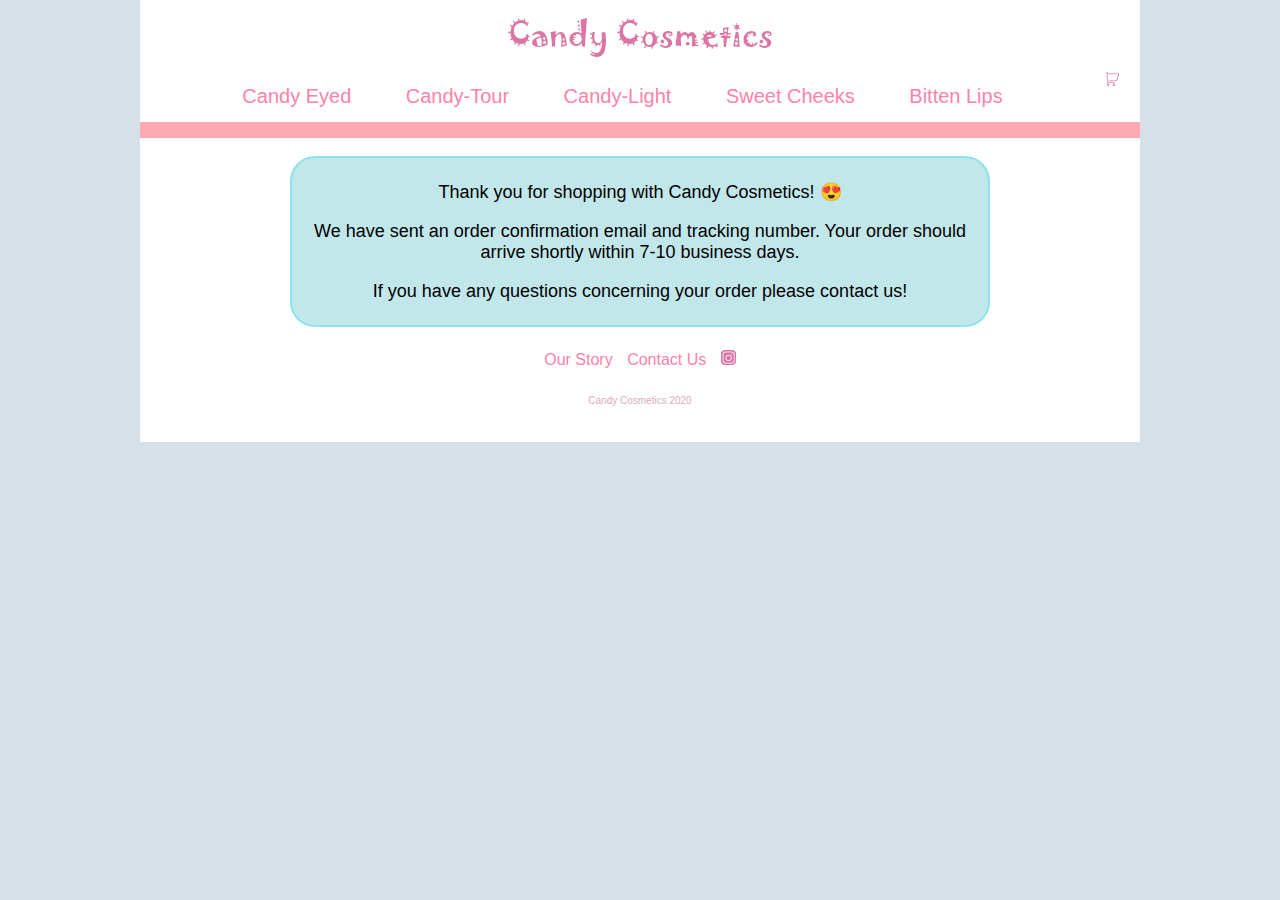
<file: Order.html>
<!DOCTYPE html>

<html lang="en">

<head>

<meta charset="UTF-8">

<title>Candy Cosmetics</title>

<link rel="stylesheet" type="text/css" href="StyleIndex.css">

</head>

<body>

<div class="WebsiteBackground">

<br>

<header>

  <div class="Logo">
    <a href="Index.html"><img id="TopLogo" src="Images/Logo.png" alt="Candy Cosmetics Logo."></a>
  </div>

  <div class="Cart">
    <a href="ShoppingCart.html"><img id="CartLogo" src="Images/Cart.png" alt="Shopping Cart Logo."></a>
  </div>

  <div class="nav">

  <a href="Eyeshadow.html">Candy Eyed</a>
  <a href="Contour.html">Candy-Tour</a>
  <a href="Highlighter.html">Candy-Light</a>
  <a href="Blush.html">Sweet Cheeks</a>
  <a href="Lips.html">Bitten Lips</a>

  </div>

  <div class="Underline">
  </div>

</header>

<br>

<div class="OrderContent">

<p>Thank you for shopping with Candy Cosmetics! &#128525;</p>
<p>We have sent an order confirmation email and tracking number. Your order should arrive shortly within 7-10 business days.</p>
<p>If you have any questions concerning your order please contact us!</p>

</div>

<br>

<footer>
    <a id="Story" href = "OurStory.html">Our Story</a>
    <a id="Contact" href = "mailto: rachel.c.ruskoff@gmail.com">Contact Us</a>
    <a href="https://www.instagram.com/0rachel0_/"><img id="InstaLogo" src="Images/InstagramIcon.png" alt="Instagram Icon."></a>

    <p><summary>Candy Cosmetics 2020</summary></p>
</footer>

</div>

</body>

<script type="text/javascript" src="Script.js"></script>

</html>
</file>
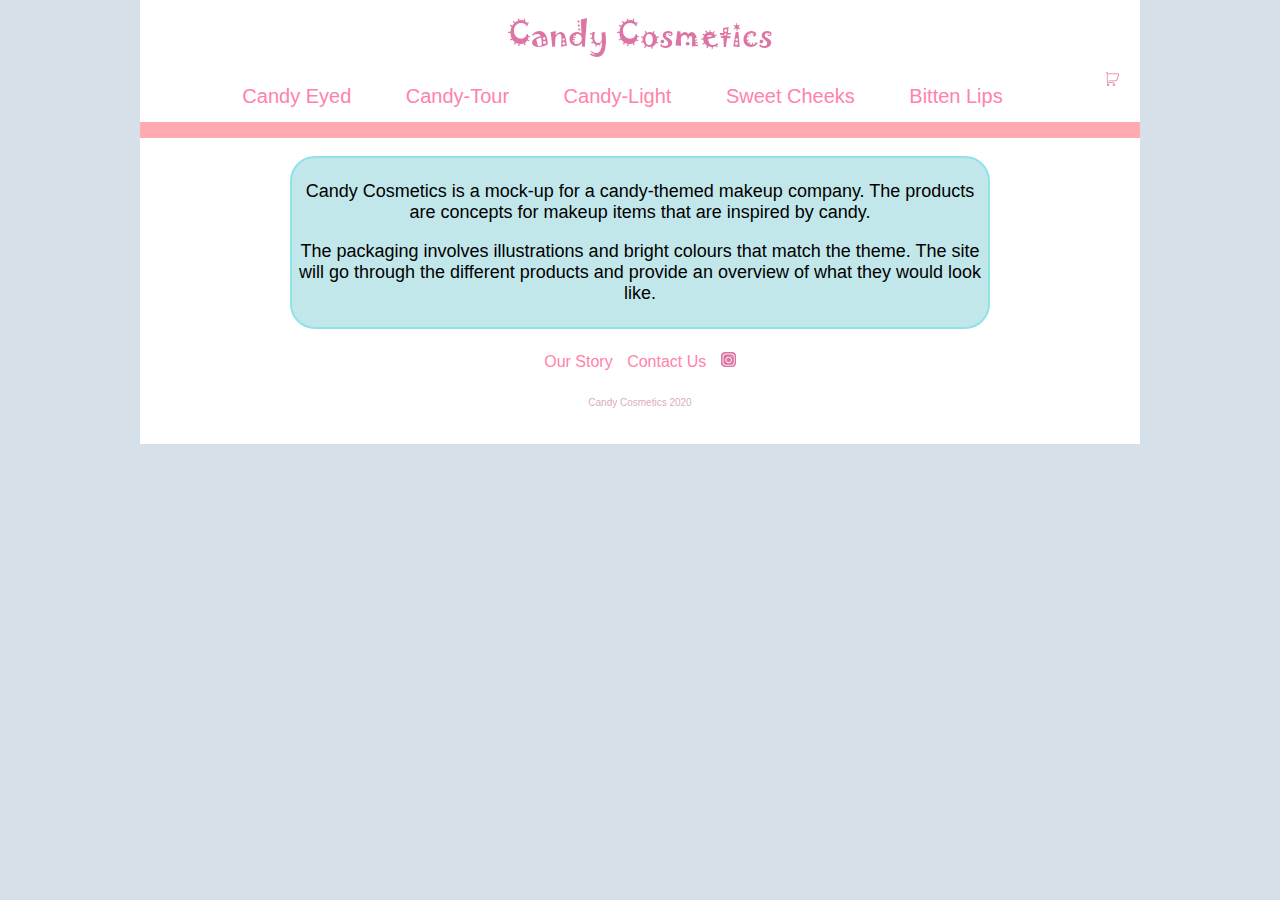
<file: OurStory.html>
<!DOCTYPE html>

<html lang="en">

<head>

<meta charset="UTF-8">

<title>Candy Cosmetics</title>

<link rel="stylesheet" type="text/css" href="StyleIndex.css">

</head>

<body>

<div class="WebsiteBackground">

<br>

<header>

  <div class="Logo">
    <a href="Index.html"><img id="TopLogo" src="Images/Logo.png" alt="Candy Cosmetics Logo."></a>
  </div>

  <div class="Cart">
    <a href="ShoppingCart.html"><img id="CartLogo" src="Images/Cart.png" alt="Shopping Cart Logo."></a>
  </div>

  <div class="nav">

  <a href="Eyeshadow.html">Candy Eyed</a>
  <a href="Contour.html">Candy-Tour</a>
  <a href="Highlighter.html">Candy-Light</a>
  <a href="Blush.html">Sweet Cheeks</a>
  <a href="Lips.html">Bitten Lips</a>

  </div>

  <div class="Underline">
  </div>

</header>

<br>

<div class="StoryContent">

  <p>Candy Cosmetics is a mock-up for a candy-themed makeup company. The products are concepts for makeup items that are inspired by candy.</p>
  <p>The packaging involves illustrations and bright colours that match the theme. The site will go through the different products and provide an overview of what they would look like.</p>

</div>

<br>

<footer>
    <a id="Story" href = "OurStory.html">Our Story</a>
    <a id="Contact" href = "mailto: rachel.c.ruskoff@gmail.com">Contact Us</a>
    <a href="https://www.instagram.com/0rachel0_/"><img id="InstaLogo" src="Images/InstagramIcon.png" alt="Instagram Icon."></a>

    <p><summary>Candy Cosmetics 2020</summary></p>
</footer>

</div>

</body>

<script type="text/javascript" src="Script.js"></script>

</html>
</file>
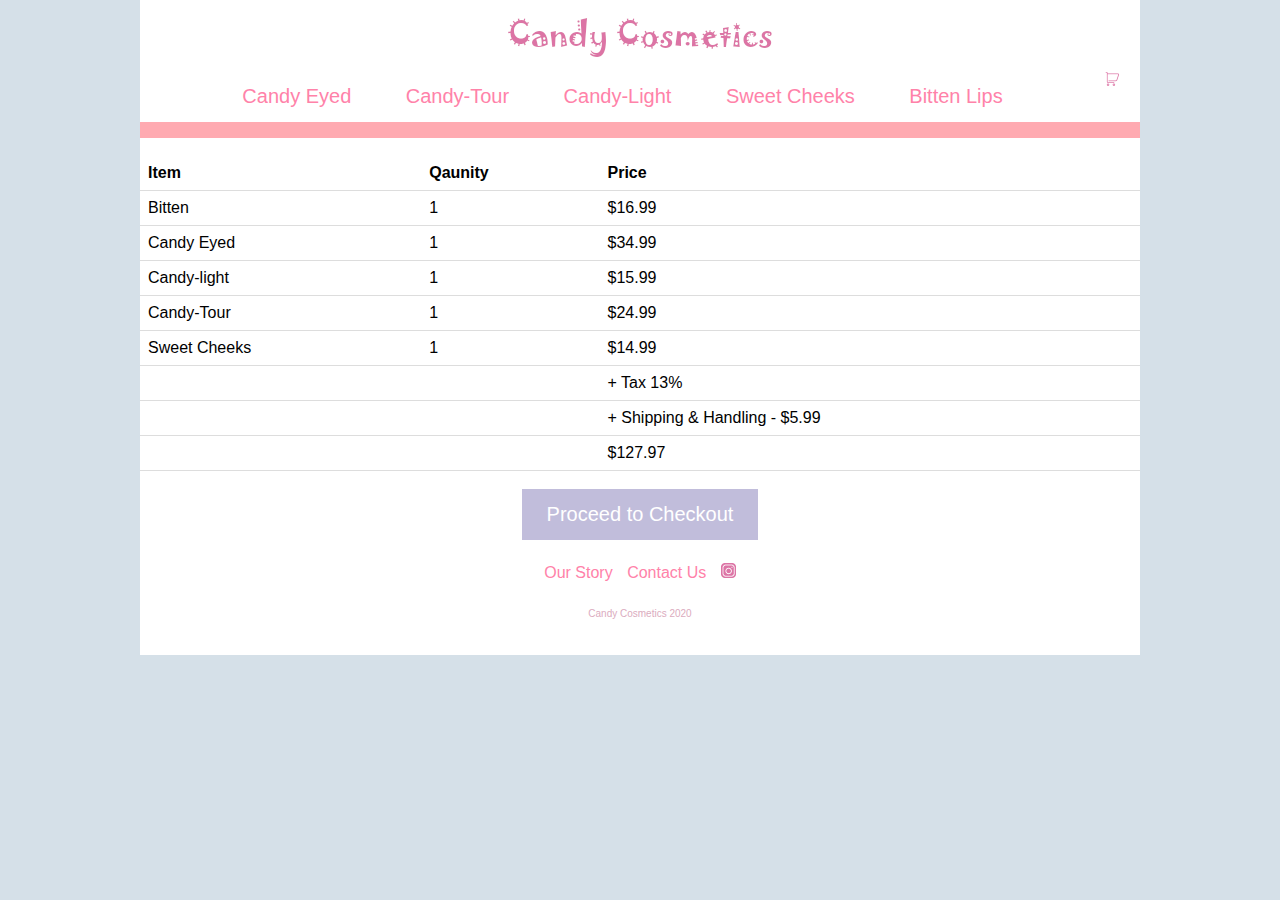
<file: ShoppingCart.html>
<!DOCTYPE html>

<html lang="en">

<head>

<meta charset="UTF-8">

<title>Candy Cosmetics</title>

<link rel="stylesheet" type="text/css" href="StyleIndex.css">

</head>

<body>

<div class="WebsiteBackground">

<br>

<header>

  <div class="Logo">
    <a href="Index.html"><img id="TopLogo" src="Images/Logo.png" alt="Candy Cosmetics Logo."></a>
  </div>

  <div class="Cart">
    <a href="ShoppingCart.html"><img id="CartLogo" src="Images/Cart.png" alt="Shopping Cart Logo."></a>
  </div>

  <div class="nav">

  <a href="Eyeshadow.html">Candy Eyed</a>
  <a href="Contour.html">Candy-Tour</a>
  <a href="Highlighter.html">Candy-Light</a>
  <a href="Blush.html">Sweet Cheeks</a>
  <a href="Lips.html">Bitten Lips</a>

  </div>

  <div class="Underline">
  </div>

</header>

<br>

<div class="CartItems">

  <table>
  <tr>
    <th>Item</th>
    <th>Qaunity</th>
    <th>Price</th>
  </tr>
  <tr>
    <td>Bitten</td>
    <td>1</td>
    <td>$16.99</td>
  </tr>
  <tr>
    <td>Candy Eyed</td>
    <td>1</td>
    <td>$34.99</td>
  </tr>
  <tr>
    <td>Candy-light</td>
    <td>1</td>
    <td>$15.99</td>
  </tr>
  <tr>
    <td>Candy-Tour</td>
    <td>1</td>
    <td>$24.99</td>
  </tr>
  <tr>
    <td>Sweet Cheeks</td>
    <td>1</td>
    <td>$14.99</td>
  </tr>
  <tr>
    <td></td>
    <td></td>
    <td>+ Tax 13%</td>
  </tr>
  <tr>
    <td></td>
    <td></td>
    <td>+ Shipping & Handling - $5.99</td>
  </tr>
  <tr>
    <td></td>
    <td></td>
    <td>$127.97</td>
  </tr>
</table>

</div>

<br>

 <a class="Checkout" href="Checkout.html">Proceed to Checkout</a>

 <br>
 <br>

<footer>
    <a id="Story" href = "OurStory.html">Our Story</a>
    <a id="Contact" href = "mailto: rachel.c.ruskoff@gmail.com">Contact Us</a>
    <a href="https://www.instagram.com/0rachel0_/"><img id="InstaLogo" src="Images/InstagramIcon.png" alt="Instagram Icon."></a>

    <p><summary>Candy Cosmetics 2020</summary></p>
</footer>

</div>

</body>

<script type="text/javascript" src="Script.js"></script>

</html>
</file>
<file: StyleIndex.css>
/* I took inspiration from other makeup websites and code from w3school.com and modified them to my website. */
body{
  font-family: sans-serif; Arial;
  background-color: #D5E0E8;
  width: 1000px;
  margin: auto;
  text-align: center;
}

.WebsiteBackground{
  background-color: white;
}

/*Took inspiration for this code from www.w3school.com.*/
div.nav a:link, a:visited {
  background-color: white;
  color: #FF82A9;
  padding: 14px 25px;
  text-align: center;
  text-decoration: none;
  display: inline-block;
  font-size: 20px;
}

div.nav a:hover, a:active {
  text-decoration: underline;
}
/*----*/

.Underline{
  background-color: #FFAAB1;
  padding: 8px;
}

h2{
  color: #F97A8B;
}

#TopLogo{
  padding-bottom: 10px;
}

#CartLogo{
  float: right;
  padding-right: 20px;
}

.content{
  background-color: white;
  padding-top: 20px;
  padding-bottom: 10px;
}

/*Image carousel CSS.*/
* {box-sizing:border-box}

/* Slideshow container */
.slideshow-container {
  max-width: 1000px;
  position: relative;
  margin: auto;
}

/* Hide the images by default */
.mySlides {
  display: none;
}

/* Next & previous buttons */
.prev, .next {
  cursor: pointer;
  position: absolute;
  top: 50%;
  width: auto;
  margin-top: -22px;
  padding: 16px;
  color: white;
  font-weight: bold;
  font-size: 18px;
  transition: 0.6s ease;
  border-radius: 0 3px 3px 0;
  user-select: none;
}

/* Position the "next button" to the right */
.prev{
  left: 10px;
  border-radius: 3px 0 0 3px;
}
.next {
  right: 10px;
  border-radius: 3px 0 0 3px;
}

/* On hover, add a black background color with a little bit see-through */
.prev:hover, .next:hover {
  background-color: rgba(0,0,0,0.8);
}

/* Caption text */
.text {
  color: #f2f2f2;
  font-size: 15px;
  padding: 8px 12px;
  position: absolute;
  bottom: 8px;
  width: 100%;
  text-align: center;
}

/* Number text (1/3 etc) */
.numbertext {
  color: #f2f2f2;
  font-size: 12px;
  padding: 8px 12px;
  position: absolute;
  top: 0;
}

/* The dots/bullets/indicators */
.dot {
  cursor: pointer;
  height: 15px;
  width: 15px;
  margin: 0 2px;
  background-color: #bbb;
  border-radius: 50%;
  display: inline-block;
  transition: background-color 0.6s ease;
}

.active, .dot:hover {
  background-color: #717171;
}

/* Fading animation */
.fade {
  -webkit-animation-name: fade;
  -webkit-animation-duration: 1.5s;
  animation-name: fade;
  animation-duration: 1.5s;
}

@-webkit-keyframes fade {
  from {opacity: .4}
  to {opacity: 1}
}

@keyframes fade {
  from {opacity: .4}
  to {opacity: 1}
}

* {
  box-sizing: border-box;
}

/* Position the image container (needed to position the left and right arrows) */
.container {
  position: relative;
}

/* Hide the images by default */
.mySlides {
  display: none;
}

/* Add a pointer when hovering over the thumbnail images */
.cursor {
  cursor: pointer;
}

/* Next & previous buttons */
.prev,
.next {
  cursor: pointer;
  position: absolute;
  top: 40%;
  width: auto;
  padding: 16px;
  margin-top: -50px;
  color: white;
  font-weight: bold;
  font-size: 20px;
  border-radius: 0 3px 3px 0;
  user-select: none;
  -webkit-user-select: none;
}

/* Position the "next button" to the right */
.next {
  right: 0;
  border-radius: 3px 0 0 3px;
}

/* On hover, add a black background color with a little bit see-through */
.prev:hover,
.next:hover {
  background-color: rgba(0, 0, 0, 0.8);
}

/* Number text (1/3 etc) */
.numbertext {
  color: #f2f2f2;
  font-size: 12px;
  padding: 8px 12px;
  position: absolute;
  top: 0;
}

.row:after {
  content: "";
  display: table;
  clear: both;
}

/* Six columns side by side */
.column {
  float: left;
  width: 16.66%;
}

/* Add a transparency effect for thumnbail images */
.demo {
  opacity: 0.6;
}

.active,
.demo:hover {
  opacity: 1;
}

.StoryContent, .OrderContent{
  width: 700px;
  background-color: #C2E7EA;
  padding: 5px;
  text-align: center;
  font-size: 18px;
  margin: 0 auto;
  border-radius: 25px;
  border: 2px solid #8FE2EA;
}

#Shades, #How, #Ingred{
  font-weight: bold;
}

.ProductText{
  width: 700px;
  background-color: #C2E7EA;
  padding: 5px;
  text-align: center;
  font-size: 18px;
  margin: 0 auto;
  border-radius: 25px;
  border: 2px solid #8FE2EA;
}

.HowToUse{
  width: 700px;
  background-color: #DABEE0;
  padding: 5px;
  text-align: center;
  font-size: 18px;
  margin: 0 auto;
  border-radius: 25px;
  border: 2px solid #CD8EDB;
}

.Ingredients{
  width: 700px;
  background-color: #FFC9C9;
  padding: 5px;
  text-align: center;
  font-size: 18px;
  margin: 0 auto;
  border-radius: 25px;
  border: 2px solid #FF7CA1;
  font-size: 12px;
}

a.AddToCart:link, a.AddToCart:visited {
  background-color: #C1BDDB;
  color: white;
  padding: 14px 25px;
  text-align: center;
  text-decoration: none;
  display: inline-block;
  font-size: 20px;
}

a.AddToCart:hover, a.AddToCart:active {
  text-decoration: none;
  background-color: #DBABBE;
}

footer{
  padding-top: 5px;
  padding-bottom: 10px;
}

#Contact, #Story{
  text-decoration: none;
  color: #FF82A9;
  padding-right: 10px;
}

table {
  border-collapse: collapse;
  width: 100%;
}

th, td {
  padding: 8px;
  text-align: left;
  border-bottom: 1px solid #ddd;
}

a.Checkout:link, a.Checkout:visited {
  background-color: #C1BDDB;
  color: white;
  padding: 14px 25px;
  text-align: center;
  text-decoration: none;
  display: inline-block;
  font-size: 20px;
}

a.Checkout:hover, a.Checkout:active {
  text-decoration: none;
  background-color: #DBABBE;
}

/* Checkout form */
.row {
  display: -ms-flexbox; /* IE10 */
  display: flex;
  -ms-flex-wrap: wrap; /* IE10 */
  flex-wrap: wrap;
  margin: 0px;
}

.col-25 {
  -ms-flex: 25%; /* IE10 */
  flex: 25%;
}

.col-50 {
  -ms-flex: 50%; /* IE10 */
  flex: 50%;
}

.col-75 {
  -ms-flex: 75%; /* IE10 */
  flex: 75%;
}

.col-25,
.col-50,
.col-75 {
  padding: 0 16px;
}

.checkoutcontainer {
  background-color: #f2f2f2;
  padding: 4px 20px 15px 20px;
  border: 1px solid lightgrey;
  border-radius: 3px;
}

input[type=text] {
  width: 100%;
  margin-bottom: 20px;
  padding: 12px;
  border: 1px solid #ccc;
  border-radius: 3px;
}

label {
  margin-bottom: 10px;
  display: block;
}

.icon-container {
  font-size: 24px;
}

.btn {
  background-color: #A2C7E5;
  color: white;
  padding: 12px;
  margin: 10px 0;
  border: none;
  width: 100%;
  border-radius: 3px;
  cursor: pointer;
  font-size: 17px;
}

.btn:hover {
  background-color: #C1BDDB;
}

span.price {
  float: right;
  color: grey;
}

/* Responsive layout - when the screen is less than 800px wide, make the two columns stack on top of each other instead of next to each other (and change the direction - make the "cart" column go on top) */
@media (max-width: 700px) {
  .row {
    flex-direction: column-reverse;
  }
  .col-25 {
    margin-bottom: 20px;
  }
}

summary{
  font-size: 10px;
  color: #DBABBE;
  padding-top: 10px;
  padding-bottom: 10px;
}
</file>
